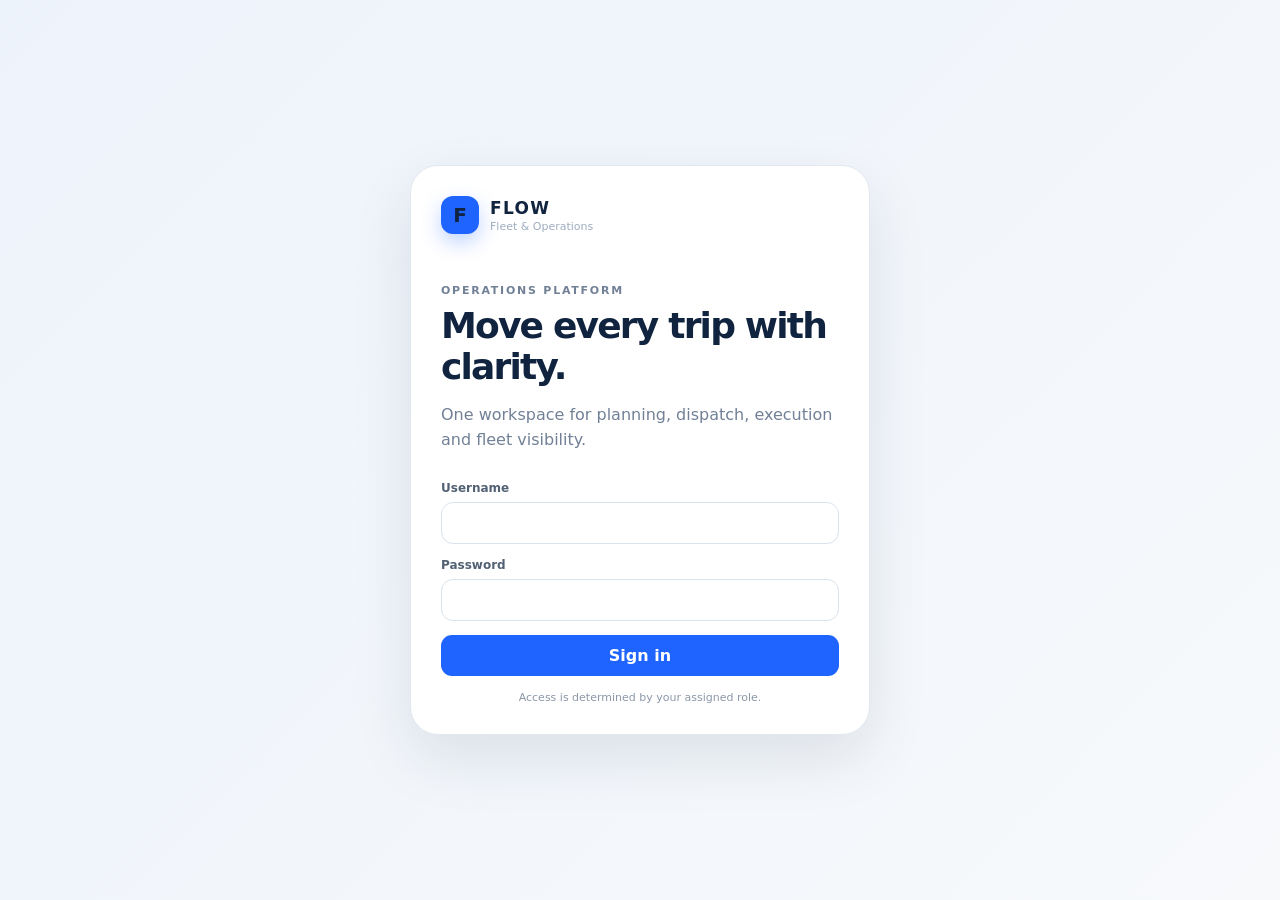
<file: backend/flow-backend/src/main/resources/static/index.html>
<!doctype html>
<html lang="en">
<head><meta charset="UTF-8"/><meta name="viewport" content="width=device-width, initial-scale=1.0"/><meta name="theme-color" content="#10233f"/><title>FLOW — Fleet Operations</title><link rel="stylesheet" href="styles.css"/></head>
<body><div id="app"></div><script src="app.js"></script></body>
</html>
</file>
<file: backend/flow-backend/src/main/resources/static/styles.css>
:root{font-family:Inter,ui-sans-serif,system-ui,-apple-system,BlinkMacSystemFont,"Segoe UI",sans-serif;color:#10233f;background:#f5f7fa;font-synthesis:none;text-rendering:optimizeLegibility}*{box-sizing:border-box}body{margin:0}button,input,select{font:inherit}.app-shell{min-height:100vh;display:grid;grid-template-columns:248px 1fr}aside{background:#10233f;color:#fff;padding:24px 18px;display:flex;flex-direction:column;min-height:100vh}.brand{display:flex;align-items:center;gap:11px}.brand b{display:block;font-size:17px;letter-spacing:.08em}.brand span{display:block;color:#9eacc0;font-size:11px;margin-top:2px}.brand-mark{width:38px;height:38px;border-radius:12px;background:#1f64ff;display:grid;place-items:center;font-weight:900;font-size:20px;box-shadow:0 8px 20px rgba(31,100,255,.28)}nav{display:grid;gap:6px;margin-top:40px}.nav,.logout{border:0;background:transparent;color:#b8c5d6;text-align:left;padding:12px 13px;border-radius:11px;cursor:pointer;font-weight:700}.nav.active,.nav:hover{background:#1a355a;color:#fff}.side-footer{margin-top:auto}.user-mini{display:flex;gap:10px;align-items:center;padding:12px 4px 16px}.avatar{width:34px;height:34px;border-radius:50%;background:#e9eff8;color:#10233f;display:grid;place-items:center;font-weight:900}.user-mini b,.user-mini small{display:block}.user-mini small{color:#9eacc0;font-size:11px;margin-top:2px}.logout{width:100%;border:1px solid #2d4565}.content{max-width:1400px;width:100%;margin:auto;padding:34px 38px 60px}.top{display:flex;justify-content:space-between;align-items:flex-end;gap:20px;margin-bottom:24px}.eyebrow{font-size:11px;font-weight:800;letter-spacing:.16em;color:#718096}.top h1{font-size:34px;letter-spacing:-.04em;margin:5px 0 0}.btn{border:0;border-radius:11px;padding:11px 15px;font-weight:800;cursor:pointer}.btn.primary{background:#1f64ff;color:#fff}.btn.ghost{background:#fff;color:#243650;border:1px solid #dde4ed}.wide{width:100%}.hero{background:#10233f;color:#fff;border-radius:24px;padding:28px;display:flex;justify-content:space-between;gap:20px;align-items:flex-end}.hero h2{font-size:30px;letter-spacing:-.03em;margin:8px 0}.hero p{color:#b7c5d7;margin:0;max-width:650px}.hero .eyebrow{color:#7fa6ff}.hero-stat{min-width:150px;padding:16px 18px;border-radius:18px;background:#18365d}.hero-stat strong{font-size:40px;display:block}.hero-stat span{color:#b7c5d7}.metrics{display:grid;grid-template-columns:repeat(4,1fr);gap:13px;margin:14px 0}.metric,.panel{background:#fff;border:1px solid #e3e9f0;border-radius:20px;box-shadow:0 8px 28px rgba(16,35,63,.05)}.metric{padding:18px}.metric span{display:block;color:#718096;font-size:12px}.metric b{display:block;font-size:29px;margin-top:5px}.panel{margin-top:14px;padding:21px}.panel-head{display:flex;justify-content:space-between;align-items:center;gap:15px;margin-bottom:15px}.panel h3,.panel h2{margin:0 0 4px;font-size:20px}.panel-head p,.panel>p{margin:0;color:#718096;font-size:13px}.trip-list{display:grid;gap:8px}.trip-card{border:1px solid #edf0f4;background:#fff;border-radius:15px;padding:15px;text-align:left;display:flex;justify-content:space-between;align-items:center;gap:18px;cursor:pointer}.trip-card:hover{border-color:#b9c9e5;transform:translateY(-1px)}.code{color:#1f64ff;font-size:11px;font-weight:900;letter-spacing:.06em}.trip-card h4{margin:5px 0 3px;font-size:16px}.trip-card h4 i{font-style:normal;color:#9aa8b9}.trip-card p{margin:0;color:#718096;font-size:12px}.badge{display:inline-flex;padding:7px 10px;border-radius:999px;font-size:10px;font-weight:900;white-space:nowrap}.badge.ASSIGNED{background:#edf3ff;color:#2b5dbd}.badge.IN_PROGRESS{background:#e9f9f0;color:#14733f}.badge.COMPLETED{background:#eff2f5;color:#5d6a7c}.empty{padding:28px;text-align:center;color:#718096;display:grid;gap:5px}.empty b{color:#243650}.detail-top{display:flex;justify-content:space-between;align-items:flex-start;gap:20px;padding:20px 0}.detail-top h2{font-size:31px;margin:8px 0}.detail-top p{color:#718096}.detail-grid{display:grid;grid-template-columns:repeat(3,1fr);gap:10px;margin-top:8px}.detail-grid>div{background:#f7f9fb;border-radius:14px;padding:15px}.detail-grid span,.detail-grid b{display:block}.detail-grid span{font-size:11px;color:#718096}.detail-grid b{margin-top:4px}.back{border:0;background:transparent;color:#1f64ff;font-weight:800;cursor:pointer}.assign{margin-top:18px;padding-top:18px;border-top:1px solid #edf0f4;display:flex;gap:10px;align-items:end}.assign select{flex:1}.form-grid{display:grid;grid-template-columns:repeat(2,1fr);gap:14px;margin-top:18px}.form-grid label{display:grid;gap:7px;color:#526174;font-size:12px;font-weight:800}.form-grid input,.form-grid select{border:1px solid #dbe3ec;border-radius:11px;padding:12px;background:#fff;outline:none}.people{display:grid;gap:8px}.person{display:flex;justify-content:space-between;align-items:center;border:1px solid #edf0f4;border-radius:14px;padding:14px}.person span{display:block;color:#718096;font-size:12px;margin-top:3px}.profile{max-width:720px}.auth{min-height:100vh;display:grid;place-items:center;padding:24px;background:linear-gradient(135deg,#edf3fb,#f7f9fb)}.auth-panel{width:min(460px,100%);background:#fff;border:1px solid #e1e8f0;border-radius:28px;padding:30px;box-shadow:0 24px 60px rgba(16,35,63,.10)}.auth-copy{margin:45px 0 28px}.auth-copy h1{font-size:36px;letter-spacing:-.05em;margin:7px 0}.auth-copy p{color:#718096;line-height:1.55}.auth form{display:grid;gap:14px}.auth label{display:grid;gap:7px;color:#526174;font-size:12px;font-weight:800}.auth input{border:1px solid #dbe3ec;border-radius:12px;padding:13px;outline:none}.footnote{font-size:11px;color:#8a97a8;text-align:center;margin:15px 0 0}.toast{position:fixed;right:20px;bottom:20px;background:#10233f;color:#fff;padding:12px 15px;border-radius:12px;box-shadow:0 16px 36px rgba(0,0,0,.18)}@media(max-width:900px){.app-shell{grid-template-columns:1fr}aside{min-height:auto;padding:16px;flex-direction:row;align-items:center;gap:18px}nav{display:flex;margin:0;overflow:auto}.side-footer{margin:0 0 0 auto}.user-mini,.logout{display:none}.content{padding:22px 16px 40px}.metrics{grid-template-columns:repeat(2,1fr)}}@media(max-width:600px){.top{align-items:flex-start}.hero{align-items:flex-start;flex-direction:column}.metrics{grid-template-columns:1fr 1fr}.detail-grid,.form-grid{grid-template-columns:1fr}.panel{padding:16px}.content{padding:18px 12px}.trip-card{align-items:flex-start}.badge{font-size:9px}}
.actions{display:flex;gap:8px;align-items:center}@media(max-width:600px){.actions{flex-wrap:wrap}}
</file>
